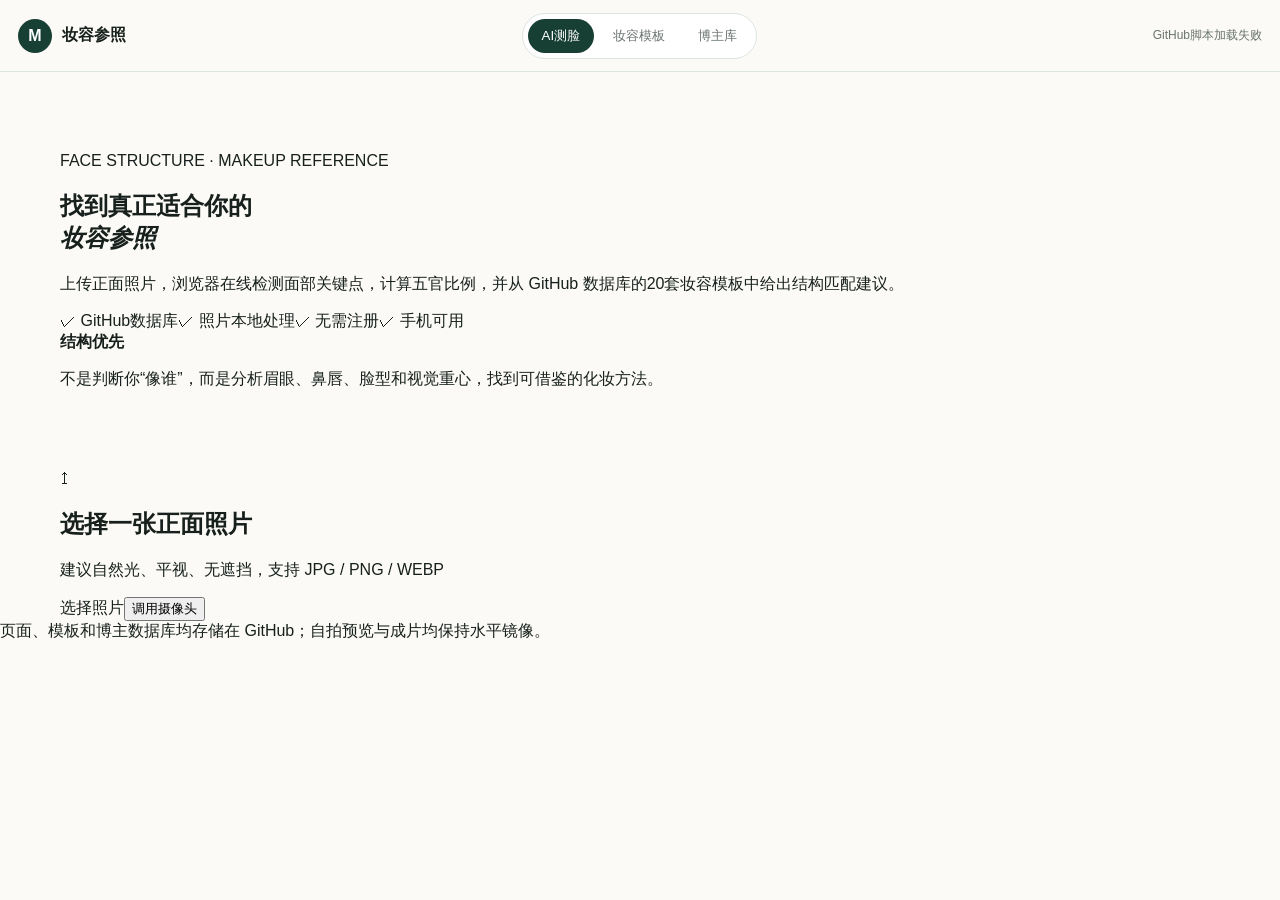
<file: index.html>
<!doctype html>
<html lang="zh-CN">
<head>
<meta charset="utf-8">
<meta name="viewport" content="width=device-width,initial-scale=1">
<meta http-equiv="refresh" content="0; url=./docs/makeup/index.html">
<title>妆容参照</title>
<script>location.replace('./docs/makeup/index.html');</script>
</head>
<body><p><a href="./docs/makeup/index.html">进入妆容参照网站</a></p></body>
</html>
</file>
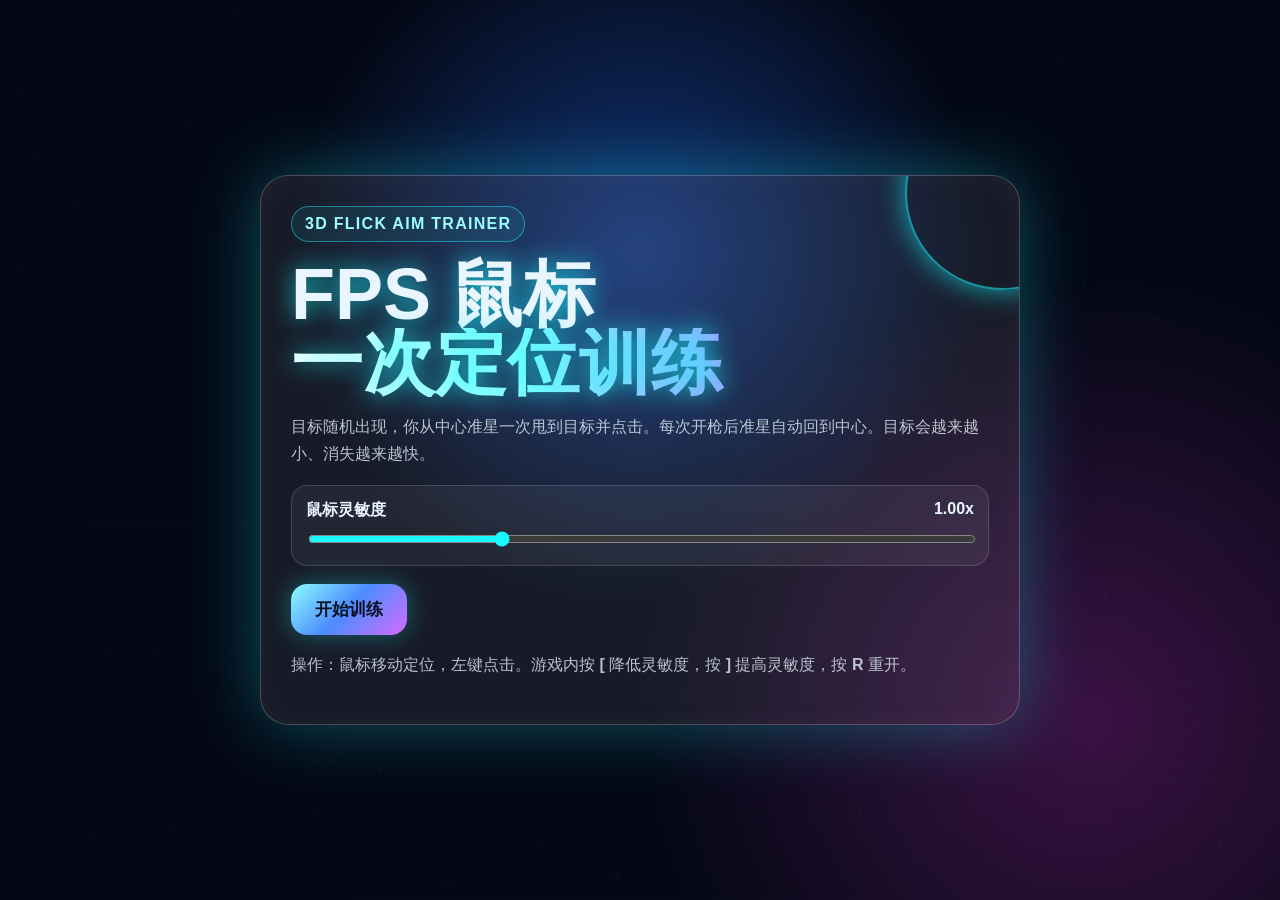
<file: docs/index.html>
<!doctype html>
<html lang="zh-CN">
<head>
<meta charset="utf-8">
<meta name="viewport" content="width=device-width,initial-scale=1,user-scalable=no">
<title>FPS鼠标一次定位训练</title>
<style>
*{box-sizing:border-box}
html,body{margin:0;width:100%;height:100%;overflow:hidden;background:#050814;color:#eaf6ff;font-family:Arial,"Microsoft YaHei",sans-serif;user-select:none}
canvas{display:block;width:100vw;height:100vh;background:#050814;cursor:crosshair}
.overlay{position:fixed;inset:0;display:grid;place-items:center;background:radial-gradient(circle at 50% 28%,rgba(38,111,255,.42),transparent 38%),radial-gradient(circle at 85% 80%,rgba(255,57,238,.22),transparent 34%),rgba(5,8,20,.95);z-index:5}
.card{width:min(760px,92vw);padding:30px;border:1px solid rgba(255,255,255,.22);border-radius:28px;background:rgba(255,255,255,.08);box-shadow:0 0 70px rgba(25,247,255,.30),inset 0 0 30px rgba(255,255,255,.04);backdrop-filter:blur(12px);position:relative;overflow:hidden}
.card:before{content:"";position:absolute;right:-80px;top:-80px;width:190px;height:190px;border:2px solid rgba(25,247,255,.55);border-radius:50%;box-shadow:0 0 28px rgba(25,247,255,.65);animation:spin 3s linear infinite}
@keyframes spin{to{transform:rotate(360deg)}}
.badge{display:inline-block;padding:8px 13px;border:1px solid rgba(25,247,255,.45);border-radius:999px;color:#9dfcff;font-weight:900;letter-spacing:.08em;background:rgba(25,247,255,.08)}
h1{font-size:clamp(42px,7vw,72px);line-height:.95;margin:18px 0 14px;text-shadow:0 0 24px rgba(25,247,255,.75)}
h1 span{display:block;background:linear-gradient(90deg,#fff,#8dffff,#a78bff,#ff8bf8);-webkit-background-clip:text;color:transparent}
p{line-height:1.7;color:rgba(234,246,255,.76)}
button{border:0;border-radius:16px;padding:14px 24px;background:linear-gradient(135deg,#8dffff,#4d8cff 48%,#d56cff);color:#071020;font-weight:900;font-size:17px;cursor:pointer;box-shadow:0 0 25px rgba(25,247,255,.35)}
.sens{margin:18px 0;padding:14px;border:1px solid rgba(255,255,255,.14);border-radius:16px;background:rgba(255,255,255,.06)}
.sens label{display:flex;justify-content:space-between;font-weight:900;margin-bottom:8px}
input{width:100%;accent-color:#19f7ff}
.hide{display:none!important}
.stats{display:grid;grid-template-columns:1fr 1fr;gap:10px;margin:16px 0}
.stat{padding:13px;border:1px solid rgba(255,255,255,.14);border-radius:14px;background:rgba(255,255,255,.07)}
.stat b{display:block;font-size:28px;margin-top:4px}
</style>
</head>
<body>
<canvas id="game"></canvas>

<div id="home" class="overlay">
  <div class="card">
    <div class="badge">3D FLICK AIM TRAINER</div>
    <h1>FPS 鼠标<br><span>一次定位训练</span></h1>
    <p>目标随机出现，你从中心准星一次甩到目标并点击。每次开枪后准星自动回到中心。目标会越来越小、消失越来越快。</p>
    <div class="sens">
      <label><span>鼠标灵敏度</span><b id="sensText">1.00x</b></label>
      <input id="sens" type="range" min="0.2" max="3" step="0.05" value="1">
    </div>
    <button id="startBtn">开始训练</button>
    <p>操作：鼠标移动定位，左键点击。游戏内按 <b>[</b> 降低灵敏度，按 <b>]</b> 提高灵敏度，按 <b>R</b> 重开。</p>
  </div>
</div>

<div id="result" class="overlay hide">
  <div class="card">
    <h1>训练完成</h1>
    <p id="comment"></p>
    <div class="stats">
      <div class="stat">分数<b id="finalScore">0</b></div>
      <div class="stat">命中率<b id="finalAcc">0%</b></div>
      <div class="stat">平均反应<b id="finalAvg">--</b></div>
      <div class="stat">最佳反应<b id="finalBest">--</b></div>
    </div>
    <button id="againBtn">再来一局</button>
  </div>
</div>

<script>
(function(){
const canvas=document.getElementById("game");
const ctx=canvas.getContext("2d");
const home=document.getElementById("home");
const result=document.getElementById("result");
const startBtn=document.getElementById("startBtn");
const againBtn=document.getElementById("againBtn");
const sensInput=document.getElementById("sens");
const sensText=document.getElementById("sensText");

let W=0,H=0,DPR=1,run=false,last=0,sens=1;
let aim={x:0,y:0};
let target=null;
let stars=[];
let state=null;

function resize(){
  DPR=Math.min(window.devicePixelRatio||1,2);
  W=window.innerWidth; H=window.innerHeight;
  canvas.width=W*DPR; canvas.height=H*DPR;
  ctx.setTransform(DPR,0,0,DPR,0,0);
  aim.x=W/2; aim.y=H/2;
  stars=Array.from({length:Math.min(220,Math.max(80,W*H/8500))},()=>({
    x:Math.random()*W,y:Math.random()*H,r:Math.random()*1.5+0.3,v:0.12+Math.random()*0.42,t:Math.random()*10
  }));
}
function setSens(v){
  sens=Math.max(0.2,Math.min(3,Number(v)||1));
  sensInput.value=sens;
  sensText.textContent=sens.toFixed(2)+"x";
  try{localStorage.setItem("flickAimSensitivity",sens)}catch(e){}
}
function newTarget(){
  const margin=70;
  const radius=Math.max(13,36-state.score*0.18);
  target={
    x:margin+Math.random()*(W-margin*2),
    y:105+Math.random()*Math.max(1,H-220),
    r:radius,
    born:performance.now(),
    life:Math.max(0.48,1.25-state.score*0.012)
  };
}
function start(){
  state={time:60,score:0,shots:0,hits:0,totalRt:0,countRt:0,bestRt:1e9};
  run=true;
  home.classList.add("hide");
  result.classList.add("hide");
  aim.x=W/2; aim.y=H/2;
  newTarget();
  last=performance.now();
  try{canvas.requestPointerLock && canvas.requestPointerLock()}catch(e){}
  requestAnimationFrame(loop);
}
function loop(now){
  if(!run)return;
  const dt=Math.min(0.033,(now-last)/1000||0);
  last=now;
  state.time-=dt;
  if(state.time<=0){finish();return}
  if(target && performance.now()-target.born>target.life*1000){
    state.shots++;
    resetAim();
    newTarget();
  }
  draw(now);
  requestAnimationFrame(loop);
}
function resetAim(){aim.x=W/2; aim.y=H/2}
function shoot(){
  if(!run||!target)return;
  state.shots++;
  const d=Math.hypot(aim.x-target.x,aim.y-target.y);
  if(d<=target.r){
    const rt=performance.now()-target.born;
    state.hits++;
    state.totalRt+=rt;
    state.countRt++;
    state.bestRt=Math.min(state.bestRt,rt);
    state.score += rt<350 ? 3 : rt<650 ? 2 : 1;
    flashText(target.x,target.y,"HIT "+Math.round(rt)+"ms",rt<350);
  }else{
    flashText(aim.x,aim.y,"MISS",false);
  }
  resetAim();
  newTarget();
}
function draw(now){
  ctx.clearRect(0,0,W,H);
  const bg=ctx.createRadialGradient(W/2,H*.35,0,W/2,H/2,Math.max(W,H)*.8);
  bg.addColorStop(0,"rgba(20,58,136,.48)");
  bg.addColorStop(1,"rgba(0,0,0,1)");
  ctx.fillStyle=bg; ctx.fillRect(0,0,W,H);

  for(const s of stars){
    s.y+=s.v; s.t+=0.03;
    if(s.y>H+5){s.y=-5;s.x=Math.random()*W}
    ctx.beginPath();
    ctx.fillStyle="rgba(160,245,255,"+(0.3+Math.abs(Math.sin(s.t))*0.45)+")";
    ctx.arc(s.x,s.y,s.r,0,Math.PI*2);
    ctx.fill();
  }

  const horizon=H*0.58;
  ctx.strokeStyle="rgba(25,247,255,.14)";
  for(let i=0;i<16;i++){
    const y=horizon+Math.pow(i/15,1.7)*H*.42;
    ctx.beginPath(); ctx.moveTo(0,y); ctx.lineTo(W,y); ctx.stroke();
  }
  for(let i=-12;i<=12;i++){
    ctx.beginPath(); ctx.moveTo(W/2,horizon); ctx.lineTo(W/2+i*W*.11,H); ctx.stroke();
  }

  if(target){
    const left=Math.max(0,1-(performance.now()-target.born)/(target.life*1000));
    const r=target.r*(1+Math.sin(now*.012)*.06);
    const glow=ctx.createRadialGradient(target.x,target.y,0,target.x,target.y,r*3.2);
    glow.addColorStop(0,"rgba(255,170,185,.95)");
    glow.addColorStop(.35,"rgba(255,77,109,.36)");
    glow.addColorStop(1,"rgba(255,77,109,0)");
    ctx.fillStyle=glow; ctx.beginPath(); ctx.arc(target.x,target.y,r*3.2,0,Math.PI*2); ctx.fill();
    ctx.fillStyle="#ff4d6d"; ctx.beginPath(); ctx.arc(target.x,target.y,r,0,Math.PI*2); ctx.fill();
    ctx.strokeStyle="#fff"; ctx.lineWidth=3; ctx.beginPath(); ctx.arc(target.x,target.y,r*.52,0,Math.PI*2); ctx.stroke();
    ctx.fillStyle=left>.35?"#55ff9e":"#ff4d6d";
    ctx.fillRect(target.x-r,target.y-r-12,2*r*left,5);
  }

  ctx.strokeStyle="#9dffff"; ctx.lineWidth=2;
  ctx.beginPath();
  ctx.moveTo(aim.x-28,aim.y); ctx.lineTo(aim.x-8,aim.y);
  ctx.moveTo(aim.x+8,aim.y); ctx.lineTo(aim.x+28,aim.y);
  ctx.moveTo(aim.x,aim.y-28); ctx.lineTo(aim.x,aim.y-8);
  ctx.moveTo(aim.x,aim.y+8); ctx.lineTo(aim.x,aim.y+28);
  ctx.stroke();
  ctx.fillStyle="#fff"; ctx.beginPath(); ctx.arc(aim.x,aim.y,3,0,Math.PI*2); ctx.fill();

  const acc=state.shots?Math.round(state.hits/state.shots*100):100;
  const avg=state.countRt?Math.round(state.totalRt/state.countRt):0;
  ctx.fillStyle="#fff"; ctx.font="18px Arial";
  ctx.fillText("Time "+Math.max(0,state.time).toFixed(1),16,28);
  ctx.fillText("Score "+state.score,16,54);
  ctx.fillText("Accuracy "+acc+"%",16,80);
  ctx.fillText("Avg "+(avg?avg+"ms":"--"),16,106);
  ctx.fillText("Best "+(state.bestRt<1e9?Math.round(state.bestRt)+"ms":"--"),16,132);
  ctx.fillText("Sens "+sens.toFixed(2)+"x",16,158);
}
function flashText(x,y,text,good){
  const el=document.createElement("div");
  el.textContent=text;
  el.style.cssText="position:fixed;z-index:20;left:"+x+"px;top:"+y+"px;transform:translate(-50%,-50%);font-weight:900;font-size:20px;color:"+(good?"#ffd166":"#ff8095")+";text-shadow:0 0 14px currentColor;pointer-events:none";
  document.body.appendChild(el);
  let k=0;
  const timer=setInterval(()=>{
    k+=0.05; el.style.opacity=1-k; el.style.top=(y-k*80)+"px";
    if(k>=1){clearInterval(timer);el.remove()}
  },30);
}
function finish(){
  run=false;
  try{document.exitPointerLock && document.exitPointerLock()}catch(e){}
  const acc=state.shots?Math.round(state.hits/state.shots*100):0;
  const avg=state.countRt?Math.round(state.totalRt/state.countRt):0;
  document.getElementById("finalScore").textContent=state.score;
  document.getElementById("finalAcc").textContent=acc+"%";
  document.getElementById("finalAvg").textContent=avg?avg+"ms":"--";
  document.getElementById("finalBest").textContent=state.bestRt<1e9?Math.round(state.bestRt)+"ms":"--";
  document.getElementById("comment").textContent=acc>=70&&avg&&avg<520?"不错，一次定位速度和稳定性都可以。":"重点练：看到目标后一次甩到中心再点，减少二次修正。";
  result.classList.remove("hide");
}

canvas.addEventListener("mousemove",e=>{
  if(!run)return;
  const dx=e.movementX||0;
  const dy=e.movementY||0;
  aim.x=Math.max(0,Math.min(W,aim.x+dx*sens));
  aim.y=Math.max(0,Math.min(H,aim.y+dy*sens));
});
canvas.addEventListener("mousedown",()=>{
  if(run){
    try{canvas.requestPointerLock && canvas.requestPointerLock()}catch(e){}
    shoot();
  }
});
document.addEventListener("keydown",e=>{
  if(e.key==="[")setSens(sens-.05);
  if(e.key==="]")setSens(sens+.05);
  if(e.key.toLowerCase()==="r")start();
});
startBtn.onclick=start;
againBtn.onclick=start;
sensInput.oninput=e=>setSens(e.target.value);
window.addEventListener("resize",resize);
resize();
setSens(localStorage.getItem("flickAimSensitivity")||1);
draw(0);
})();
</script>
</body>
</html>
</file>
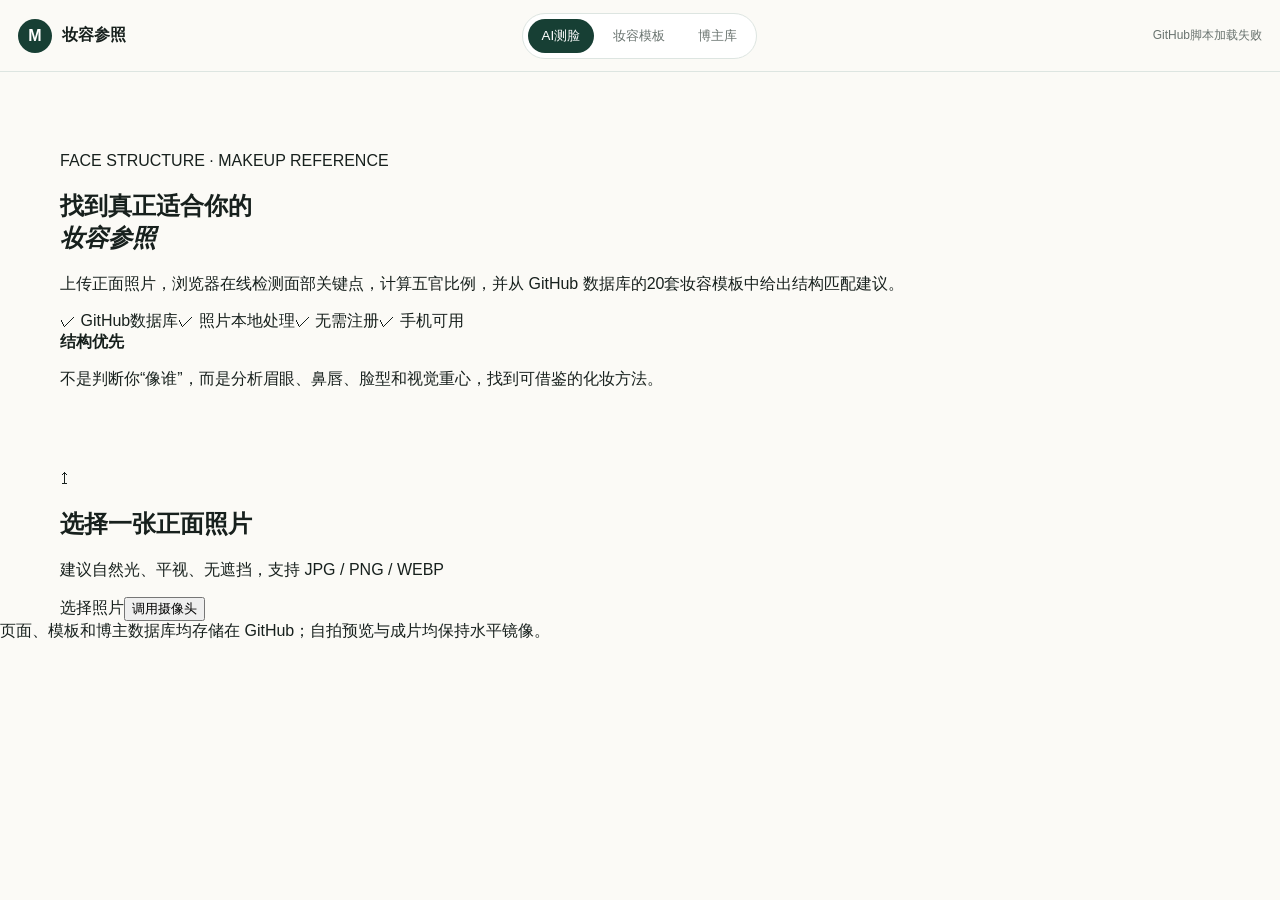
<file: docs/makeup/index.html>
<!doctype html>
<html lang="zh-CN">
<head>
<meta charset="UTF-8">
<meta name="viewport" content="width=device-width,initial-scale=1,viewport-fit=cover">
<meta name="theme-color" content="#173f34">
<meta name="description" content="在线面部比例分析、20套妆容模板与跨平台美妆博主学习目录。">
<title>妆容参照｜AI测脸与博主库</title>
<style id="criticalStyle">
*{box-sizing:border-box}body{margin:0;background:#fbfaf6;color:#17201d;font-family:-apple-system,BlinkMacSystemFont,"Segoe UI","PingFang SC","Microsoft YaHei",sans-serif}.hidden{display:none!important}.topbar{min-height:72px;padding:8px 18px;display:flex;align-items:center;justify-content:space-between;border-bottom:1px solid #dde5e1;background:#fbfaf6}.brand{display:flex;align-items:center;gap:10px;color:#17201d;text-decoration:none;font-weight:800}.logo{width:34px;height:34px;border-radius:50%;display:grid;place-items:center;background:#173f34;color:white}.nav{display:flex;gap:5px;padding:5px;border:1px solid #dde5e1;background:white;border-radius:999px}.nav button{border:0;background:transparent;padding:8px 14px;border-radius:999px;color:#69736f}.nav button.active{background:#173f34;color:white}.wrap{width:min(1160px,calc(100% - 36px));margin:auto}.hero,.section{padding:64px 0}.network{font-size:12px;color:#69736f}@media(max-width:650px){.brand>span:last-child,.network{display:none}.nav button{padding:7px 9px;font-size:12px}}
</style>
<script>
(() => {
  const API_ROOT = 'https://api.github.com/repos/baijianyang338-ctrl/openclaw/contents/';
  function decodeBase64Utf8(content) {
    const clean = content.replace(/\s/g, '');
    const bytes = Uint8Array.from(atob(clean), c => c.charCodeAt(0));
    return new TextDecoder().decode(bytes);
  }
  window.__githubText = async function(path) {
    const response = await fetch(API_ROOT + path + '?ref=gh-pages', {
      headers: { Accept: 'application/vnd.github+json' },
      cache: 'no-store'
    });
    if (!response.ok) throw new Error('GitHub 文件读取失败：' + response.status);
    const data = await response.json();
    return decodeBase64Utf8(data.content);
  };
  window.__styleReady = window.__githubText('docs/makeup/styles.css')
    .then(css => {
      document.getElementById('criticalStyle').textContent += '\n' + css;
    })
    .catch(error => console.error('GitHub CSS 加载失败', error));
})();
</script>
</head>
<body>
<header class="topbar">
  <a class="brand" href="#"><span class="logo">M</span><span>妆容参照</span></a>
  <nav class="nav" aria-label="网站导航">
    <button class="active" data-page="analysis">AI测脸</button>
    <button data-page="templates">妆容模板</button>
    <button data-page="creators">博主库</button>
  </nav>
  <div class="network"><i id="netDot"></i><span id="netText">读取 GitHub 数据</span></div>
</header>

<main id="analysisPage" class="page active-page">
  <section class="hero wrap">
    <div>
      <p class="eyebrow">FACE STRUCTURE · MAKEUP REFERENCE</p>
      <h1>找到真正适合你的<br><em>妆容参照</em></h1>
      <p class="lead">上传正面照片，浏览器在线检测面部关键点，计算五官比例，并从 GitHub 数据库的20套妆容模板中给出结构匹配建议。</p>
      <div class="pills"><span>✓ GitHub数据库</span><span>✓ 照片本地处理</span><span>✓ 无需注册</span><span>✓ 手机可用</span></div>
    </div>
    <div class="hero-card"><div><b>结构优先</b><p>不是判断你“像谁”，而是分析眉眼、鼻唇、脸型和视觉重心，找到可借鉴的化妆方法。</p></div><div class="face-line"></div></div>
  </section>

  <section class="wrap upload-wrap">
    <div id="dropzone" class="dropzone panel">
      <div class="upload-icon">↥</div><h2>选择一张正面照片</h2>
      <p>建议自然光、平视、无遮挡，支持 JPG / PNG / WEBP</p>
      <div class="actions"><label class="btn primary"><input id="fileInput" type="file" accept="image/*" hidden>选择照片</label><button id="cameraBtn" class="btn secondary">调用摄像头</button></div>
    </div>

    <div id="analysisBox" class="analysis-grid hidden">
      <section class="panel photo-panel">
        <div id="photoStage" class="photo-stage"><img id="preview" alt="待分析照片"><canvas id="overlay"></canvas></div>
        <div class="file-meta"><span id="fileName">—</span><span id="fileSize">—</span></div>
        <div class="two-buttons"><button id="resetBtn" class="btn secondary">重新选择</button><button id="analyzeBtn" class="btn primary">开始在线分析</button></div>
      </section>
      <aside class="panel metric-panel">
        <h2>关键比例与照片质量</h2>
        <div id="status" class="status">等待分析。首次打开需要联网加载人脸模型。</div>
        <div id="metrics" class="metrics"></div>
        <div class="progress"><i id="progress"></i></div>
        <p id="quality" class="note">结果仅用于妆容结构参考，不构成身份识别或医学判断。</p>
      </aside>
    </div>
  </section>

  <section id="recommendations" class="wrap section hidden">
    <div class="section-head"><div><p class="eyebrow">MATCH RESULTS</p><h2>更值得参考的妆容结构</h2><p>重点学习构图与视觉重心，不建议整张脸机械照搬。</p></div></div>
    <div id="resultCards" class="grid"></div>
  </section>
</main>

<main id="templatesPage" class="page hidden">
  <section class="wrap section page-intro"><p class="eyebrow">MAKEUP TEMPLATE LIBRARY</p><h1>20 套可搜索的<br><em>妆容模板</em></h1><p class="lead">模板数据直接读取 GitHub 仓库中的 JSON 文件，每套包含说明、复刻步骤和避坑提示。</p>
    <div class="toolbar"><input id="templateSearch" class="search" placeholder="搜索：单眼皮、长脸、新娘、职场……"><div id="categoryFilters" class="filters"></div></div>
    <div id="templateCards" class="grid"></div>
  </section>
</main>

<main id="creatorsPage" class="page hidden">
  <section class="wrap section page-intro"><p class="eyebrow">CREATOR DIRECTORY</p><h1>跨平台学习<br><em>化妆博主库</em></h1><p class="lead">YouTube、Instagram、TikTok、抖音和小红书条目全部从 GitHub 数据库读取。</p>
    <div class="stats"><div><b id="creatorCount">118</b><span>公开博主条目</span></div><div><b>5</b><span>主要内容平台</span></div><div><b>50 / 50</b><span>抖音 / 小红书</span></div></div>
    <div class="toolbar"><input id="creatorSearch" class="search" placeholder="搜索：博主名、底妆、眼妆、平台……"><div id="platformFilters" class="filters"></div></div>
    <div id="creatorCards" class="creator-grid"></div>
    <div class="data-note">有稳定公开主页的条目直接打开主页；没有稳定用户ID的抖音或小红书条目使用该博主的独立关键词进入平台搜索。</div>
  </section>
</main>

<footer>页面、模板和博主数据库均存储在 GitHub；自拍预览与成片均保持水平镜像。</footer>

<dialog id="detailDialog"><button class="dialog-close" aria-label="关闭">×</button><div id="detail"></div></dialog>
<dialog id="cameraDialog"><button class="dialog-close" aria-label="关闭">×</button><h2>拍摄正脸照片</h2><p>摄像头需要 HTTPS 权限；预览与最终照片均保持自拍镜像。</p><video id="camera" autoplay muted playsinline></video><button id="captureBtn" class="btn primary full">拍摄并使用</button><canvas id="cameraCanvas" hidden></canvas></dialog>
<div id="toast" class="toast"></div>

<script>
(() => {
  document.querySelectorAll('[data-page]').forEach(button => {
    button.addEventListener('click', () => {
      document.querySelectorAll('[data-page]').forEach(item => item.classList.remove('active'));
      button.classList.add('active');
      ['analysis','templates','creators'].forEach(page => {
        document.querySelector('#' + page + 'Page')?.classList.toggle('hidden', page !== button.dataset.page);
      });
      window.scrollTo({top:0, behavior:'smooth'});
    });
  });

  const originalFetch = window.fetch.bind(window);
  window.fetch = async (input, init) => {
    if (typeof input === 'string' && input.startsWith('./data/')) {
      const text = await window.__githubText('docs/makeup/' + input.slice(2));
      return new Response(text, {
        status: 200,
        headers: {'Content-Type':'application/json; charset=utf-8'}
      });
    }
    return originalFetch(input, init);
  };

  function removeDomesticBridge(code) {
    return code
      .replaceAll('https://cdn.jsdmirror.com/npm/@mediapipe/tasks-vision@0.10.14/vision_bundle.mjs','https://cdn.jsdelivr.net/npm/@mediapipe/tasks-vision@0.10.14/vision_bundle.mjs')
      .replaceAll('https://cdn.jsdmirror.com/npm/@mediapipe/tasks-vision@0.10.14/wasm','https://cdn.jsdelivr.net/npm/@mediapipe/tasks-vision@0.10.14/wasm')
      .replaceAll('https://cdn.jsdmirror.com/gh/Zam-Imam/Gaze-Tracking-MediaPipe@main/face_landmarker.task','https://storage.googleapis.com/mediapipe-models/face_landmarker/face_landmarker/float16/latest/face_landmarker.task')
      .replaceAll("name:'国内镜像'", "name:'官方线路'");
  }

  async function runGitHubScript(path, transform) {
    let code = await window.__githubText(path);
    if (transform) code = transform(code);
    (0, eval)(code + '\n//# sourceURL=' + path);
  }

  (async () => {
    try {
      await window.__styleReady;
      await runGitHubScript('docs/makeup/app.js', removeDomesticBridge);
      await runGitHubScript('docs/makeup/fixes.js');
    } catch (error) {
      console.error('GitHub 网站脚本加载失败', error);
      const text = document.getElementById('netText');
      const dot = document.getElementById('netDot');
      if (text) text.textContent = 'GitHub脚本加载失败';
      if (dot) dot.className = 'bad';
    }
  })();
})();
</script>
</body>
</html>
</file>
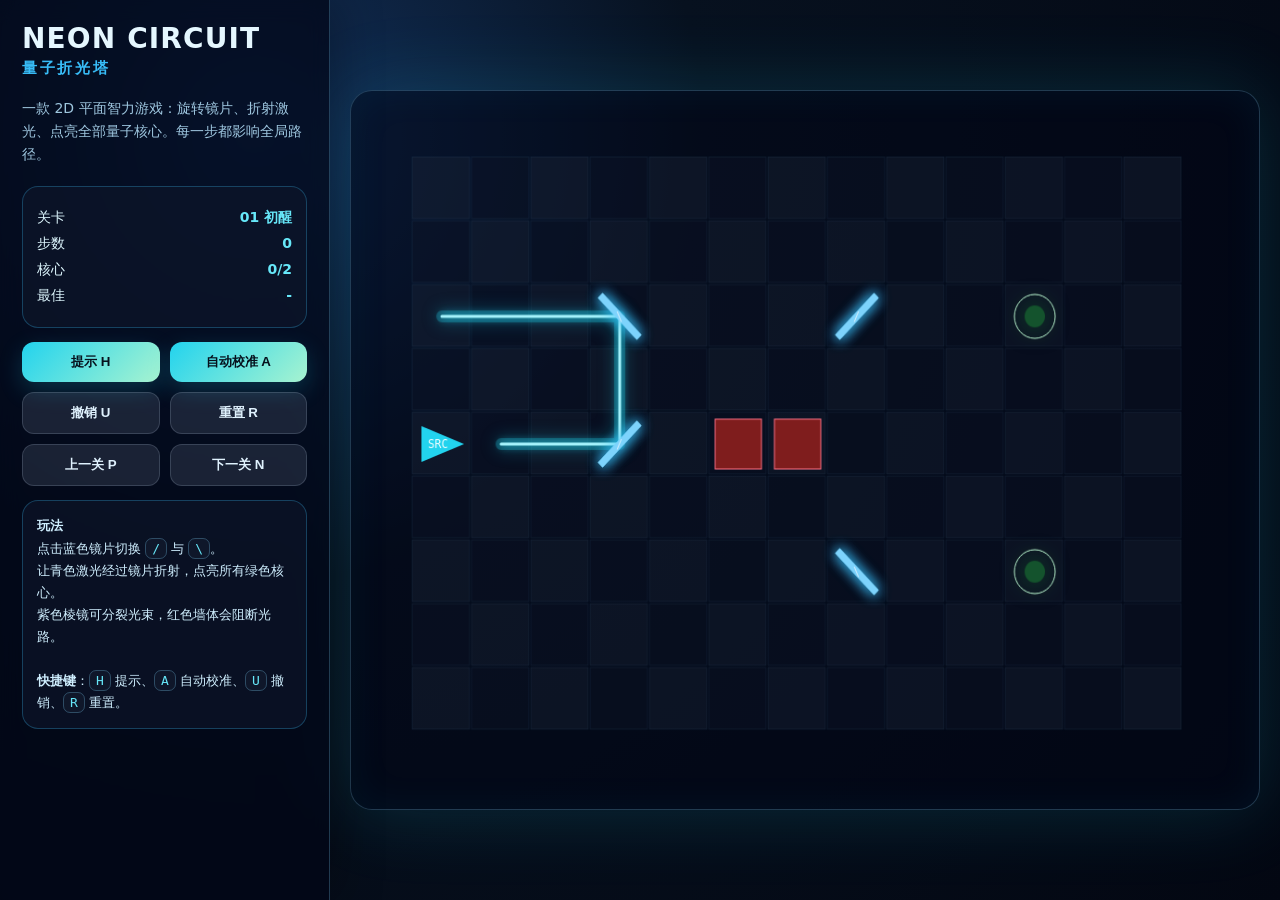
<file: neon_circuit_puzzle.html>
<!DOCTYPE html>
<html lang="zh-CN">
<head>
<meta charset="UTF-8">
<meta name="viewport" content="width=device-width, initial-scale=1.0">
<title>NEON CIRCUIT：量子折光塔</title>
<style>
  * { box-sizing: border-box; }
  body {
    margin: 0;
    min-height: 100vh;
    background: radial-gradient(circle at 20% 15%, #12305a 0, #07111f 35%, #030712 100%);
    color: #e5f7ff;
    font-family: system-ui, -apple-system, BlinkMacSystemFont, "Segoe UI", sans-serif;
    overflow: hidden;
    user-select: none;
  }
  .app {
    display: grid;
    grid-template-columns: 330px 1fr;
    height: 100vh;
  }
  aside {
    padding: 24px 22px;
    background: rgba(2, 6, 23, .72);
    border-right: 1px solid rgba(125, 211, 252, .25);
    box-shadow: 10px 0 40px rgba(0,0,0,.25);
    backdrop-filter: blur(10px);
    z-index: 10;
  }
  h1 { margin: 0; font-size: 28px; line-height: 1.05; letter-spacing: .04em; }
  h1 span { display:block; color:#38bdf8; font-size:15px; margin-top:8px; letter-spacing:.18em; }
  .tagline { color:#b9e6ff; opacity:.86; font-size:14px; line-height:1.65; margin:20px 0; }
  .panel {
    border: 1px solid rgba(56,189,248,.28);
    background: rgba(15, 23, 42, .62);
    border-radius: 16px;
    padding: 14px 14px;
    margin: 14px 0;
  }
  .stat { display:flex; justify-content:space-between; gap:10px; margin: 8px 0; color:#dff8ff; font-size:14px; }
  .stat b { color:#67e8f9; }
  button {
    border: 0;
    border-radius: 12px;
    padding: 11px 12px;
    cursor: pointer;
    color: #06111d;
    font-weight: 800;
    background: linear-gradient(135deg, #22d3ee, #a7f3d0);
    box-shadow: 0 8px 24px rgba(34,211,238,.2);
    transition: transform .12s ease, filter .12s ease;
  }
  button:hover { transform: translateY(-1px); filter: brightness(1.08); }
  .btns { display:grid; grid-template-columns: 1fr 1fr; gap:10px; margin-top:14px; }
  .ghost { background: rgba(148,163,184,.16); color:#e0f2fe; border:1px solid rgba(148,163,184,.25); box-shadow:none; }
  .rules { color:#cfefff; font-size:13px; line-height:1.7; }
  .rules kbd { background:#0f172a; border:1px solid rgba(125,211,252,.28); padding:2px 6px; border-radius:7px; color:#67e8f9; }
  main { position: relative; display:flex; align-items:center; justify-content:center; }
  canvas {
    width: min(calc(100vw - 370px), 980px);
    height: min(92vh, 720px);
    border-radius: 22px;
    border: 1px solid rgba(125,211,252,.25);
    background: rgba(2,6,23,.55);
    box-shadow: 0 0 80px rgba(34,211,238,.16), inset 0 0 40px rgba(14,165,233,.07);
  }
  .toast {
    position:absolute;
    bottom: 24px;
    left: 50%;
    transform: translateX(-50%);
    padding: 12px 18px;
    border-radius: 999px;
    background: rgba(2,6,23,.76);
    color:#e0f2fe;
    border:1px solid rgba(125,211,252,.22);
    opacity:0;
    pointer-events:none;
    transition: opacity .25s ease;
    font-size:14px;
  }
  .toast.show { opacity:1; }
  .modal {
    position:absolute; inset:0;
    display:none; place-items:center;
    background: rgba(2,6,23,.55);
    backdrop-filter: blur(7px);
  }
  .modal.show { display:grid; }
  .card {
    width:min(560px, 90vw);
    background: linear-gradient(180deg, rgba(15,23,42,.98), rgba(2,6,23,.98));
    border:1px solid rgba(125,211,252,.3);
    border-radius:24px;
    padding:26px;
    box-shadow:0 30px 90px rgba(0,0,0,.45);
  }
  .card h2 { margin:0 0 10px; color:#67e8f9; }
  .card p { color:#dbeafe; line-height:1.75; }
  @media (max-width: 850px) {
    body { overflow:auto; }
    .app { grid-template-columns: 1fr; height:auto; }
    aside { border-right:0; border-bottom:1px solid rgba(125,211,252,.25); }
    main { min-height: 70vh; padding:12px; }
    canvas { width: 96vw; height: 70vh; }
  }
</style>
</head>
<body>
<div class="app">
  <aside>
    <h1>NEON CIRCUIT<span>量子折光塔</span></h1>
    <p class="tagline">一款 2D 平面智力游戏：旋转镜片、折射激光、点亮全部量子核心。每一步都影响全局路径。</p>
    <div class="panel">
      <div class="stat"><span>关卡</span><b id="levelName">-</b></div>
      <div class="stat"><span>步数</span><b id="moves">0</b></div>
      <div class="stat"><span>核心</span><b id="cores">0/0</b></div>
      <div class="stat"><span>最佳</span><b id="best">-</b></div>
    </div>
    <div class="btns">
      <button id="hintBtn">提示 H</button>
      <button id="autoBtn">自动校准 A</button>
      <button class="ghost" id="undoBtn">撤销 U</button>
      <button class="ghost" id="resetBtn">重置 R</button>
      <button class="ghost" id="prevBtn">上一关 P</button>
      <button class="ghost" id="nextBtn">下一关 N</button>
    </div>
    <div class="panel rules">
      <b>玩法</b><br>
      点击蓝色镜片切换 <kbd>/</kbd> 与 <kbd>\</kbd>。<br>
      让青色激光经过镜片折射，点亮所有绿色核心。<br>
      紫色棱镜可分裂光束，红色墙体会阻断光路。<br><br>
      <b>快捷键</b>：<kbd>H</kbd> 提示、<kbd>A</kbd> 自动校准、<kbd>U</kbd> 撤销、<kbd>R</kbd> 重置。
    </div>
  </aside>
  <main>
    <canvas id="game" width="980" height="720"></canvas>
    <div class="toast" id="toast"></div>
    <div class="modal" id="modal">
      <div class="card">
        <h2 id="modalTitle">通关</h2>
        <p id="modalText"></p>
        <button id="modalBtn">继续</button>
      </div>
    </div>
  </main>
</div>
<script>
const canvas = document.getElementById('game');
const ctx = canvas.getContext('2d');
const size = 64;
const ox = 66, oy = 66;
const gridW = 13, gridH = 9;
const dirs = {R:[1,0], L:[-1,0], U:[0,-1], D:[0,1]};
const refl = {
  '/': {R:'U', U:'R', L:'D', D:'L'},
  '\\': {R:'D', D:'R', L:'U', U:'L'}
};
const levels = [
  {name:'01 初醒', emitter:{x:0,y:4,d:'R'}, targetMoves:4,
   mirrors:[{x:3,y:4,t:'/'},{x:3,y:2,t:'\\'},{x:7,y:2,t:'/'},{x:7,y:6,t:'\\'}],
   cores:[{x:10,y:2},{x:10,y:6}], blocks:[{x:5,y:4},{x:6,y:4}], prisms:[]},
  {name:'02 双生', emitter:{x:1,y:7,d:'R'}, targetMoves:6,
   mirrors:[{x:4,y:7,t:'/'},{x:4,y:3,t:'\\'},{x:8,y:3,t:'/'},{x:8,y:6,t:'\\'},{x:10,y:6,t:'/'}],
   cores:[{x:11,y:3},{x:2,y:1}], blocks:[{x:6,y:5},{x:6,y:6},{x:6,y:7}], prisms:[{x:4,y:5}]},
  {name:'03 回声矩阵', emitter:{x:0,y:1,d:'R'}, targetMoves:8,
   mirrors:[{x:2,y:1,t:'\\'},{x:2,y:5,t:'/'},{x:5,y:5,t:'\\'},{x:5,y:2,t:'/'},{x:9,y:2,t:'\\'},{x:9,y:7,t:'/'}],
   cores:[{x:11,y:7},{x:7,y:5},{x:11,y:2}], blocks:[{x:7,y:1},{x:7,y:2},{x:7,y:3}], prisms:[{x:5,y:7}]},
  {name:'04 折光塔', emitter:{x:6,y:8,d:'U'}, targetMoves:10,
   mirrors:[{x:6,y:6,t:'/'},{x:3,y:6,t:'\\'},{x:3,y:3,t:'/'},{x:8,y:3,t:'\\'},{x:8,y:1,t:'/'},{x:11,y:1,t:'\\'},{x:10,y:6,t:'/'}],
   cores:[{x:1,y:3},{x:11,y:6},{x:6,y:1},{x:10,y:3}], blocks:[{x:5,y:4},{x:6,y:4},{x:7,y:4},{x:1,y:6}], prisms:[{x:8,y:6},{x:6,y:3}]}
];
let idx=0, state, history=[], rays=[], lit=new Set(), anim=0;
const el = id=>document.getElementById(id);
function clone(o){return JSON.parse(JSON.stringify(o));}
function load(i){idx=(i+levels.length)%levels.length; state=clone(levels[idx]); history=[]; compute(); updateUI(); hideModal();}
function key(x,y){return x+','+y;}
function mirrorAt(x,y){return state.mirrors.find(m=>m.x===x&&m.y===y);}
function prismAt(x,y){return state.prisms.find(p=>p.x===x&&p.y===y);}
function blocked(x,y){return x<0||y<0||x>=gridW||y>=gridH||state.blocks.some(b=>b.x===x&&b.y===y);}
function compute(){
  rays=[]; lit=new Set();
  const queue=[{x:state.emitter.x,y:state.emitter.y,d:state.emitter.d,path:[]}];
  const seen=new Set(); let safety=0;
  while(queue.length && safety++<500){
    const beam=queue.shift(); let {x,y,d}=beam; let path=[...beam.path];
    for(let step=0; step<80; step++){
      const [dx,dy]=dirs[d]; x+=dx; y+=dy;
      if(blocked(x,y)){ path.push({x,y,stop:true}); break; }
      const sig=x+','+y+','+d; if(seen.has(sig)){ path.push({x,y,loop:true}); break; }
      seen.add(sig); path.push({x,y,d});
      const c = state.cores.find(c=>c.x===x&&c.y===y); if(c) lit.add(key(x,y));
      const p=prismAt(x,y); if(p){
        const split = d==='R'||d==='L' ? ['U','D'] : ['L','R'];
        for(const sd of split) queue.push({x,y,d:sd,path:[...path]});
      }
      const m=mirrorAt(x,y); if(m) d=refl[m.t][d];
    }
    rays.push(path);
  }
}
function solved(){return state.cores.every(c=>lit.has(key(c.x,c.y)));}
function updateUI(){
  el('levelName').textContent=state.name;
  el('moves').textContent=history.length;
  el('cores').textContent=lit.size+'/'+state.cores.length;
  const best=localStorage.getItem('neon-best-'+idx); el('best').textContent=best||'-';
}
function toast(t){const e=el('toast'); e.textContent=t; e.classList.add('show'); clearTimeout(toast.t); toast.t=setTimeout(()=>e.classList.remove('show'),1800);}
function showModal(title,text){el('modalTitle').textContent=title; el('modalText').textContent=text; el('modal').classList.add('show');}
function hideModal(){el('modal').classList.remove('show');}
function toggleMirror(x,y){ const m=mirrorAt(x,y); if(!m)return; history.push(clone(state.mirrors)); m.t=m.t==='/'?'\\':'/'; compute(); updateUI(); if(solved()){ const prev=+(localStorage.getItem('neon-best-'+idx)||999); if(history.length<prev)localStorage.setItem('neon-best-'+idx,history.length); showModal('核心全部点亮','本关完成。步数：'+history.length+'。目标步数：'+state.targetMoves+'。继续挑战下一关。'); } }
canvas.addEventListener('click',e=>{const r=canvas.getBoundingClientRect(); const sx=canvas.width/r.width, sy=canvas.height/r.height; const x=Math.floor((e.clientX-r.left)*sx-ox)/size|0; const y=Math.floor((e.clientY-r.top)*sy-oy)/size|0; toggleMirror(x,y);});
function undo(){ if(!history.length){toast('没有可撤销步骤'); return;} state.mirrors=history.pop(); compute(); updateUI();}
function reset(){ state=clone(levels[idx]); history=[]; compute(); updateUI(); hideModal(); toast('已重置');}
function hint(){ const off=state.mirrors.find(m=>!rayTouches(m.x,m.y)); if(off) toast('提示：检查坐标 '+(off.x+1)+','+(off.y+1)+' 的镜片'); else toast('提示：尝试让光线经过棱镜分裂'); }
function rayTouches(x,y){return rays.some(path=>path.some(p=>p.x===x&&p.y===y));}
function auto(){
  const originals=clone(state.mirrors); const n=state.mirrors.length; let best=null;
  for(let mask=0; mask<(1<<Math.min(n,14)); mask++){
    state.mirrors=clone(originals);
    for(let i=0;i<n;i++) if(mask&(1<<i)) state.mirrors[i].t=state.mirrors[i].t==='/'?'\\':'/';
    compute(); if(solved()){best=clone(state.mirrors); break;}
  }
  state.mirrors=best||originals; history=[]; compute(); updateUI(); toast(best?'自动校准完成':'未找到快速解'); if(best) showModal('自动校准完成','系统已找到一组可行解。你也可以重置后自己挑战。');
}
el('hintBtn').onclick=hint; el('autoBtn').onclick=auto; el('undoBtn').onclick=undo; el('resetBtn').onclick=reset; el('nextBtn').onclick=()=>load(idx+1); el('prevBtn').onclick=()=>load(idx-1); el('modalBtn').onclick=()=>load(idx+1);
window.addEventListener('keydown',e=>{const k=e.key.toLowerCase(); if(k==='h')hint(); if(k==='a')auto(); if(k==='u')undo(); if(k==='r')reset(); if(k==='n')load(idx+1); if(k==='p')load(idx-1);});
function draw(){ anim+=0.018; ctx.clearRect(0,0,canvas.width,canvas.height); drawGrid(); drawObjects(); drawRays(); drawObjects(true); requestAnimationFrame(draw);}
function drawGrid(){
  ctx.save(); ctx.translate(ox,oy);
  for(let y=0;y<gridH;y++) for(let x=0;x<gridW;x++){
    ctx.fillStyle=(x+y)%2?'rgba(15,23,42,.42)':'rgba(30,41,59,.38)';
    ctx.fillRect(x*size,y*size,size-2,size-2);
    ctx.strokeStyle='rgba(125,211,252,.08)'; ctx.strokeRect(x*size,y*size,size-2,size-2);
  }
  ctx.restore();
}
function cell(x,y){return [ox+x*size+size/2,oy+y*size+size/2];}
function glowCircle(x,y,r,color){ctx.save(); ctx.shadowColor=color; ctx.shadowBlur=24; ctx.fillStyle=color; ctx.beginPath(); ctx.arc(x,y,r,0,Math.PI*2); ctx.fill(); ctx.restore();}
function drawObjects(top=false){
  if(!top){
    for(const b of state.blocks){const [cx,cy]=cell(b.x,b.y); ctx.fillStyle='#7f1d1d'; ctx.fillRect(cx-25,cy-25,50,50); ctx.strokeStyle='#fb7185'; ctx.strokeRect(cx-25,cy-25,50,50);}
    for(const c of state.cores){const [cx,cy]=cell(c.x,c.y); glowCircle(cx,cy,lit.has(key(c.x,c.y))?17:11,lit.has(key(c.x,c.y))?'#34d399':'#14532d'); ctx.strokeStyle='#bbf7d0'; ctx.beginPath(); ctx.arc(cx,cy,22,0,Math.PI*2); ctx.stroke();}
    const [ex,ey]=cell(state.emitter.x,state.emitter.y); ctx.fillStyle='#22d3ee'; ctx.beginPath(); ctx.moveTo(ex-22,ey-18); ctx.lineTo(ex+24,ey); ctx.lineTo(ex-22,ey+18); ctx.closePath(); ctx.fill(); ctx.fillStyle='#ecfeff'; ctx.fillText('SRC',ex-15,ey+4);
    for(const p of state.prisms){const [cx,cy]=cell(p.x,p.y); ctx.save(); ctx.translate(cx,cy); ctx.rotate(Math.PI/4+anim); ctx.strokeStyle='#c084fc'; ctx.lineWidth=3; ctx.strokeRect(-19,-19,38,38); ctx.restore(); glowCircle(cx,cy,5,'#d8b4fe');}
  }
  for(const m of state.mirrors){const [cx,cy]=cell(m.x,m.y); ctx.save(); ctx.translate(cx,cy); ctx.strokeStyle='#7dd3fc'; ctx.lineWidth=7; ctx.shadowColor='#38bdf8'; ctx.shadowBlur=14; ctx.beginPath(); if(m.t==='/'){ctx.moveTo(-21,21); ctx.lineTo(21,-21);} else {ctx.moveTo(-21,-21); ctx.lineTo(21,21);} ctx.stroke(); ctx.restore(); if(top){ctx.fillStyle='rgba(224,242,254,.85)'; ctx.font='12px monospace'; ctx.fillText(m.t,cx-4,cy+4);} }
}
function drawRays(){
  ctx.save(); ctx.lineCap='round'; ctx.lineJoin='round';
  for(const path of rays){ if(path.length<1)continue; ctx.beginPath(); let started=false; for(const p of path){const [cx,cy]=cell(Math.max(0,Math.min(gridW-1,p.x)),Math.max(0,Math.min(gridH-1,p.y))); if(!started){ctx.moveTo(cx,cy); started=true;} else ctx.lineTo(cx,cy);} ctx.strokeStyle='rgba(34,211,238,.26)'; ctx.lineWidth=12; ctx.shadowColor='#22d3ee'; ctx.shadowBlur=18; ctx.stroke(); ctx.strokeStyle='#a5f3fc'; ctx.lineWidth=3; ctx.shadowBlur=8; ctx.stroke(); }
  ctx.restore();
}
load(0); draw();
</script>
</body>
</html>
</file>
